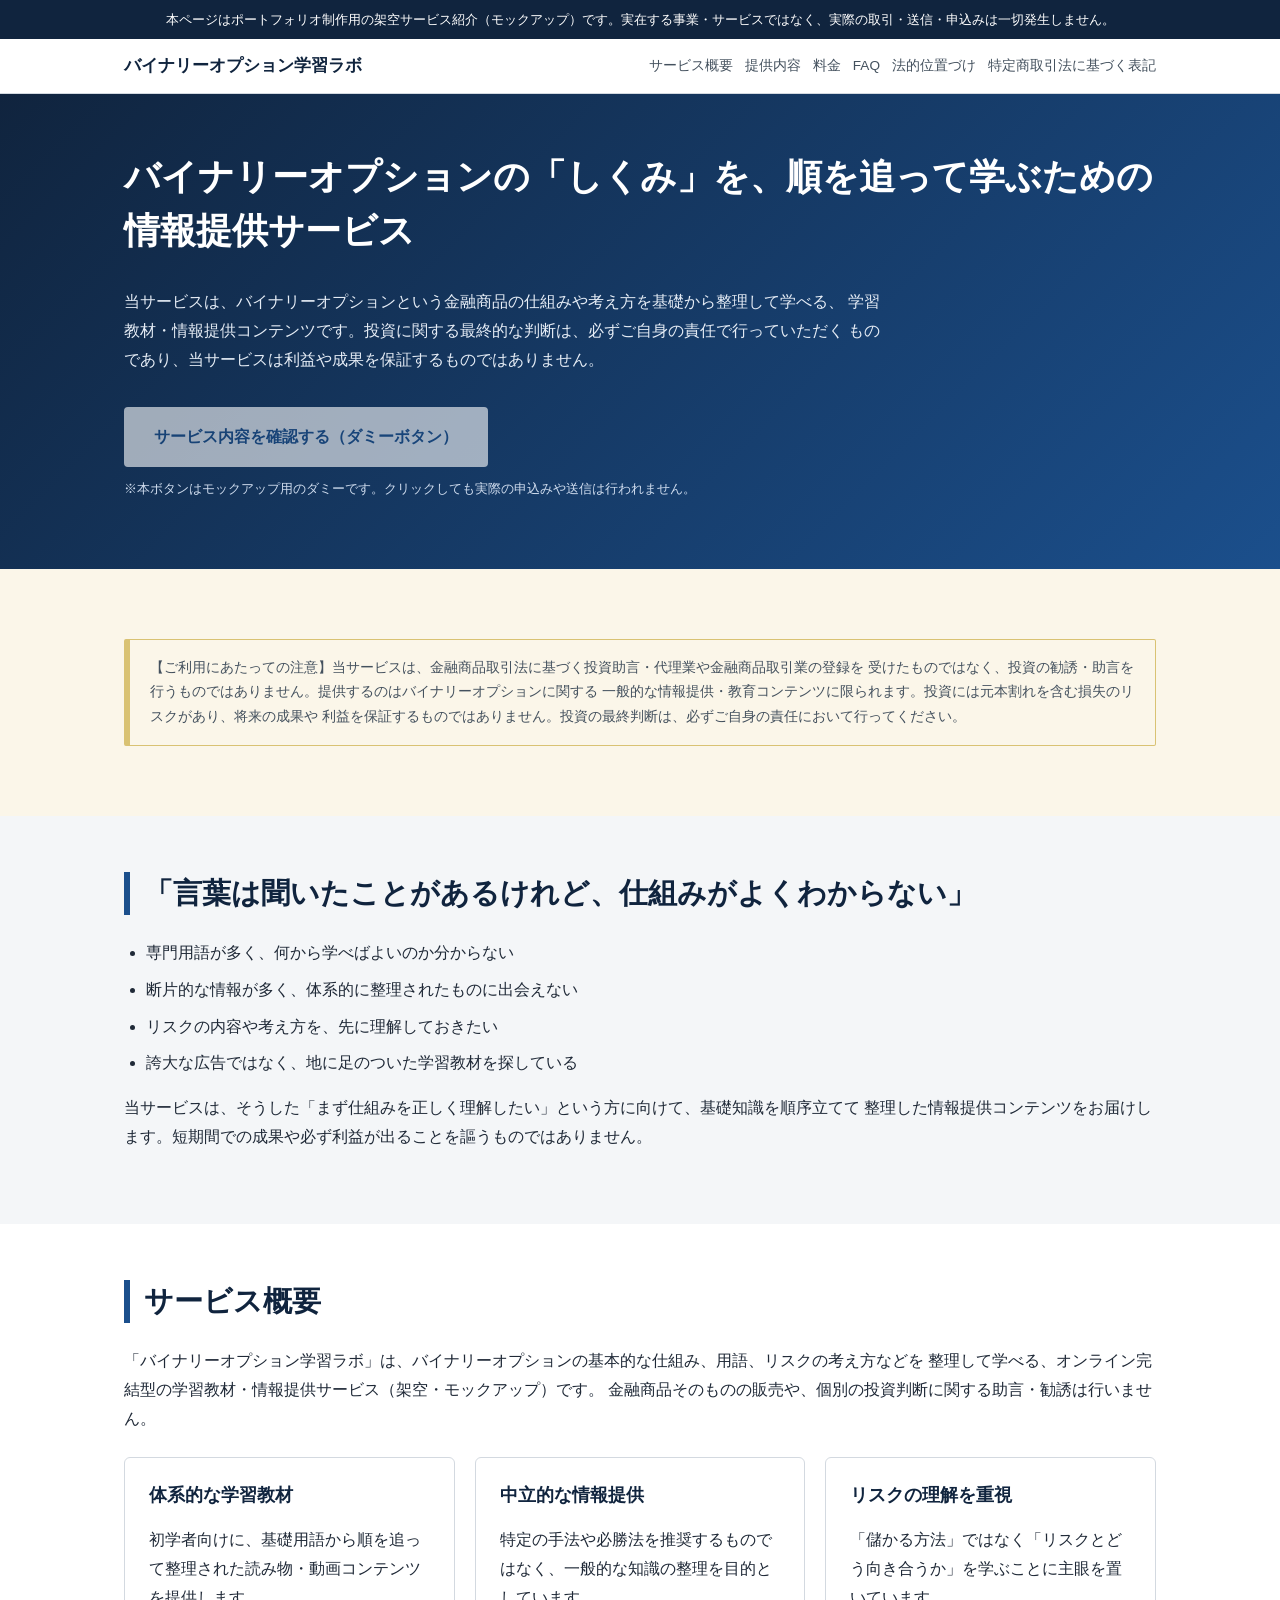
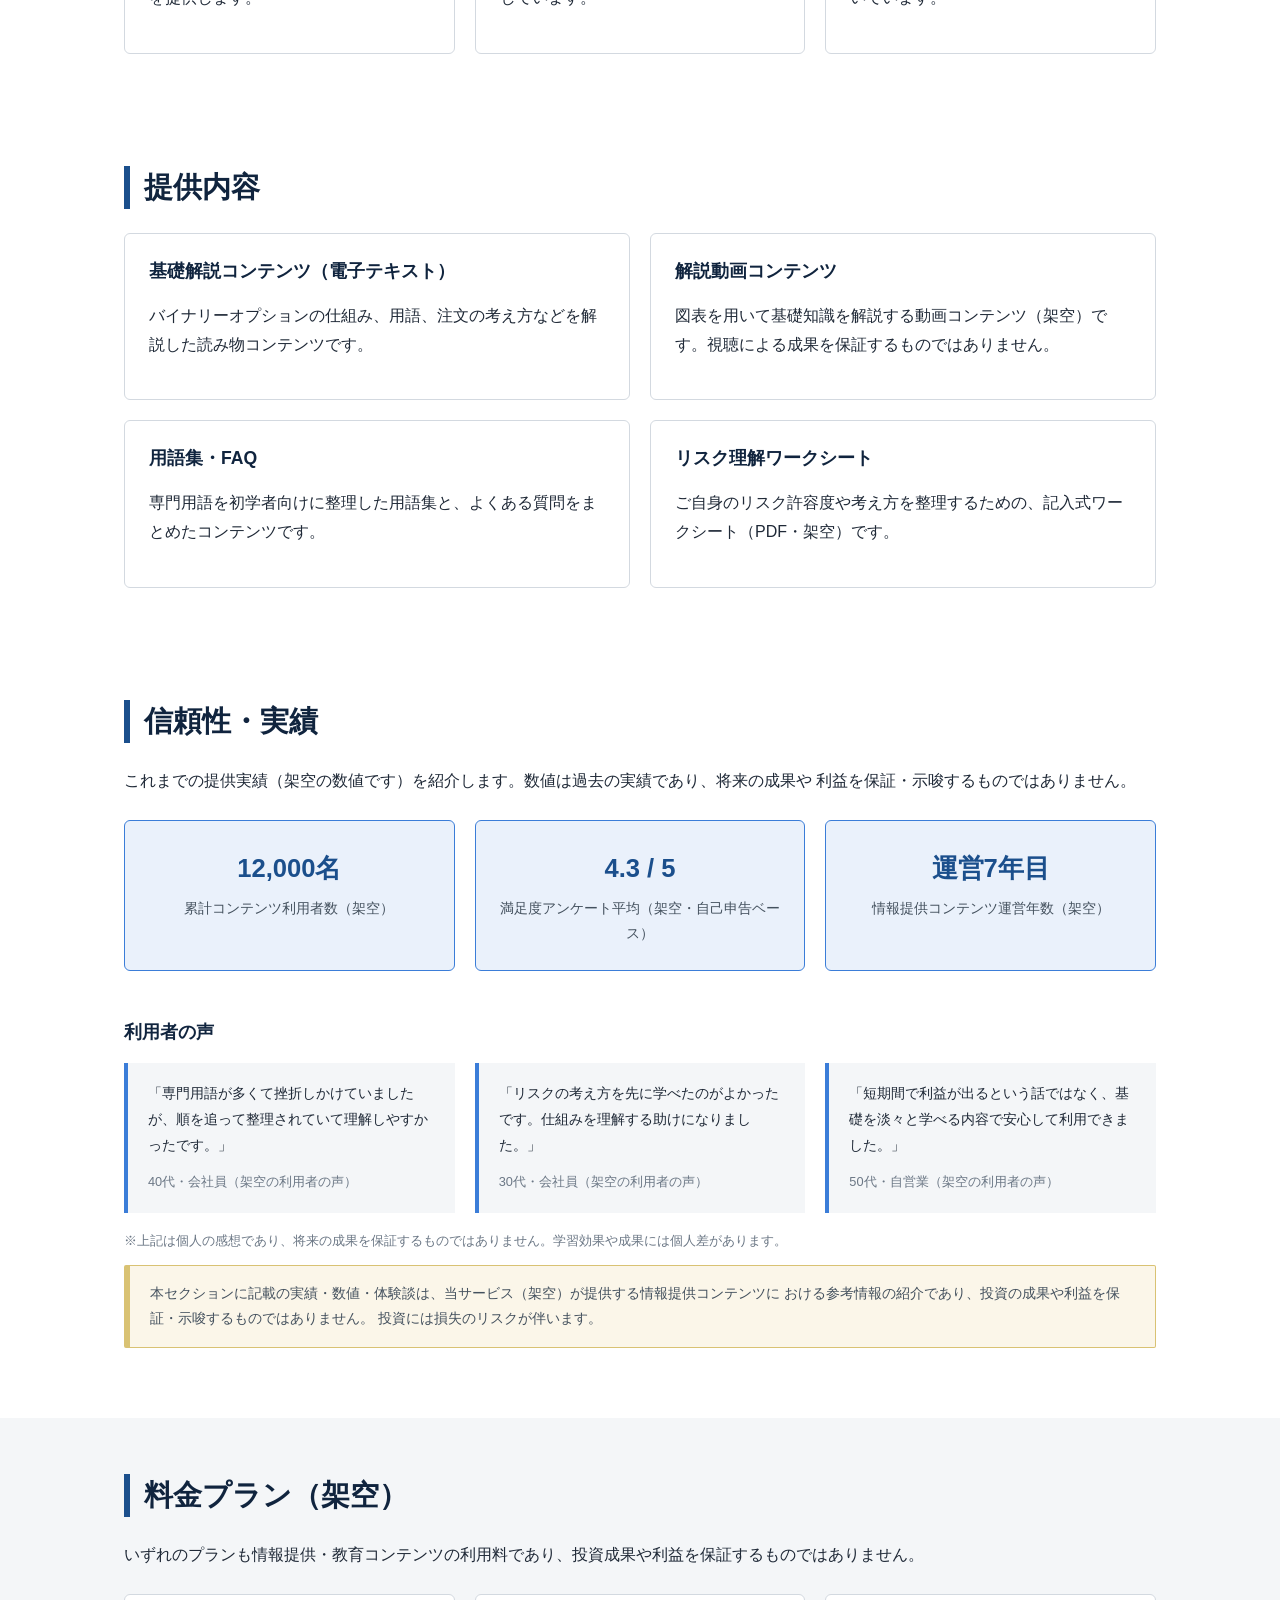
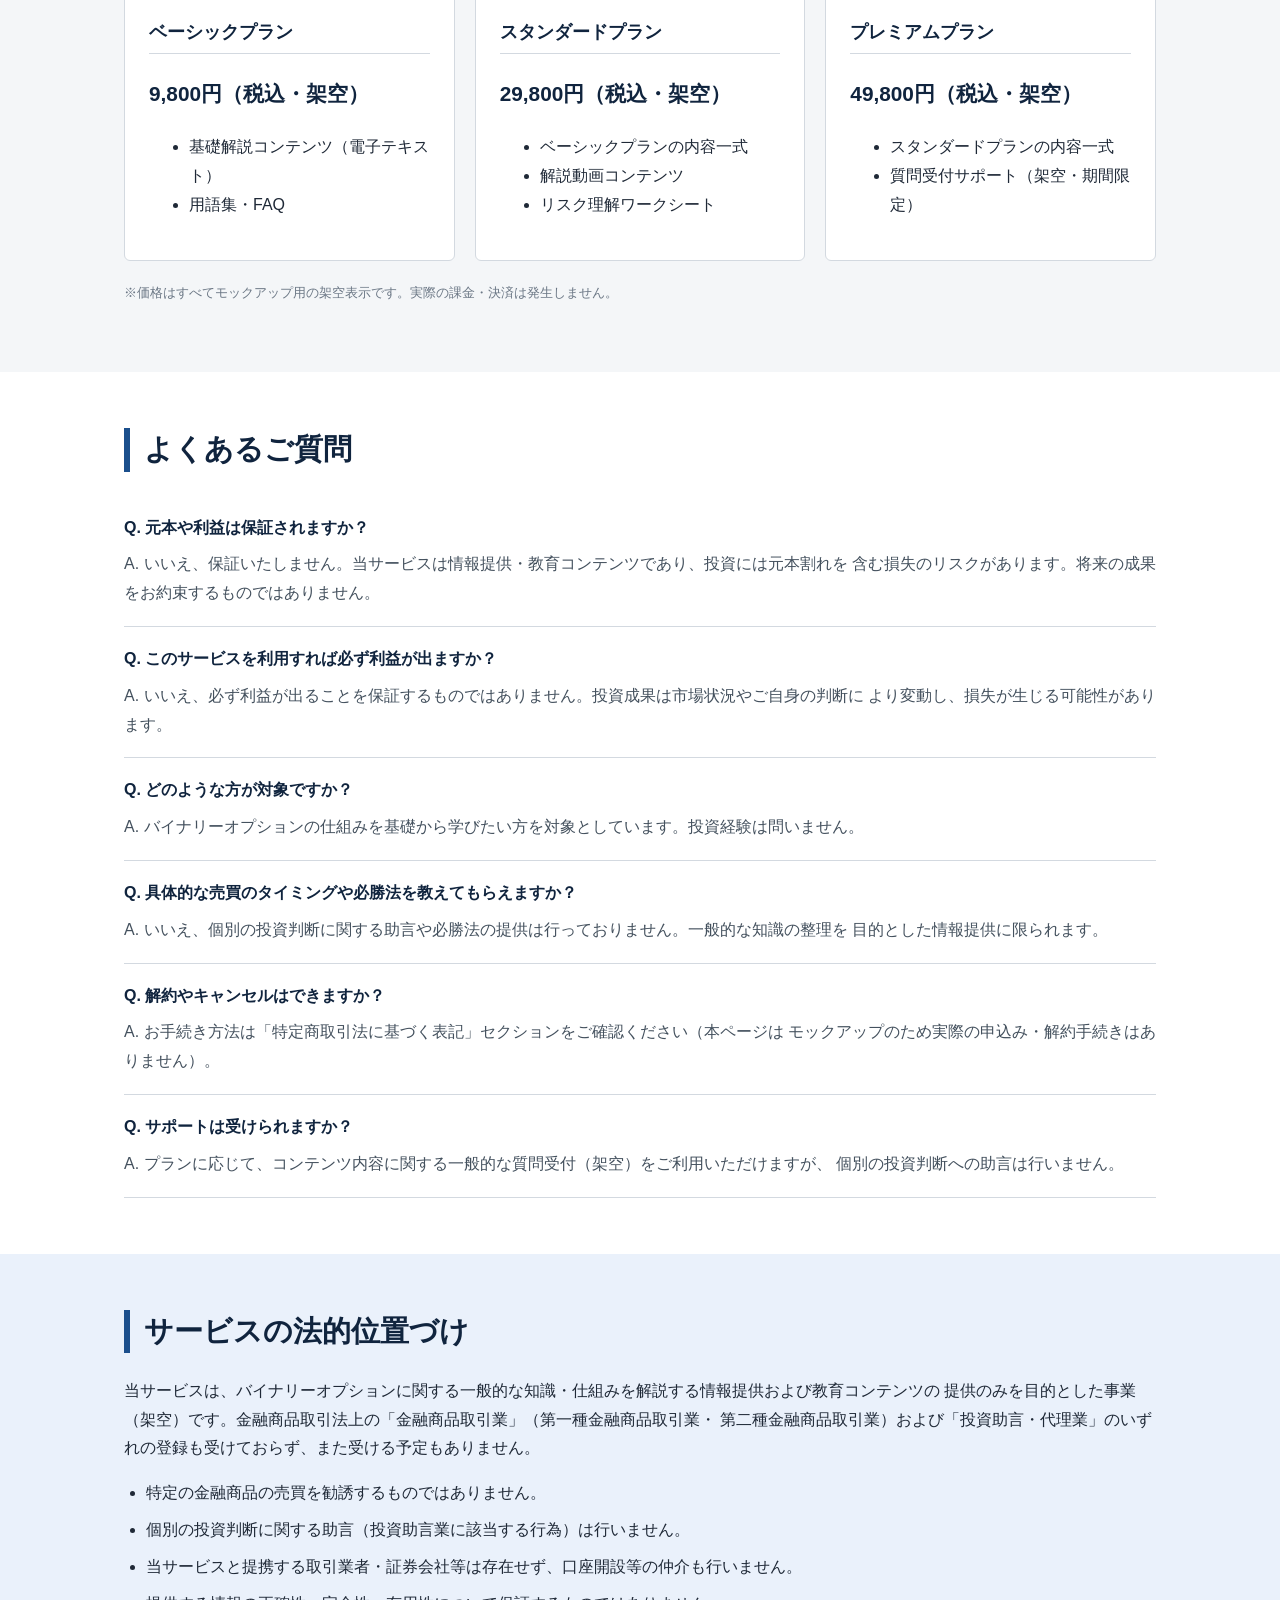
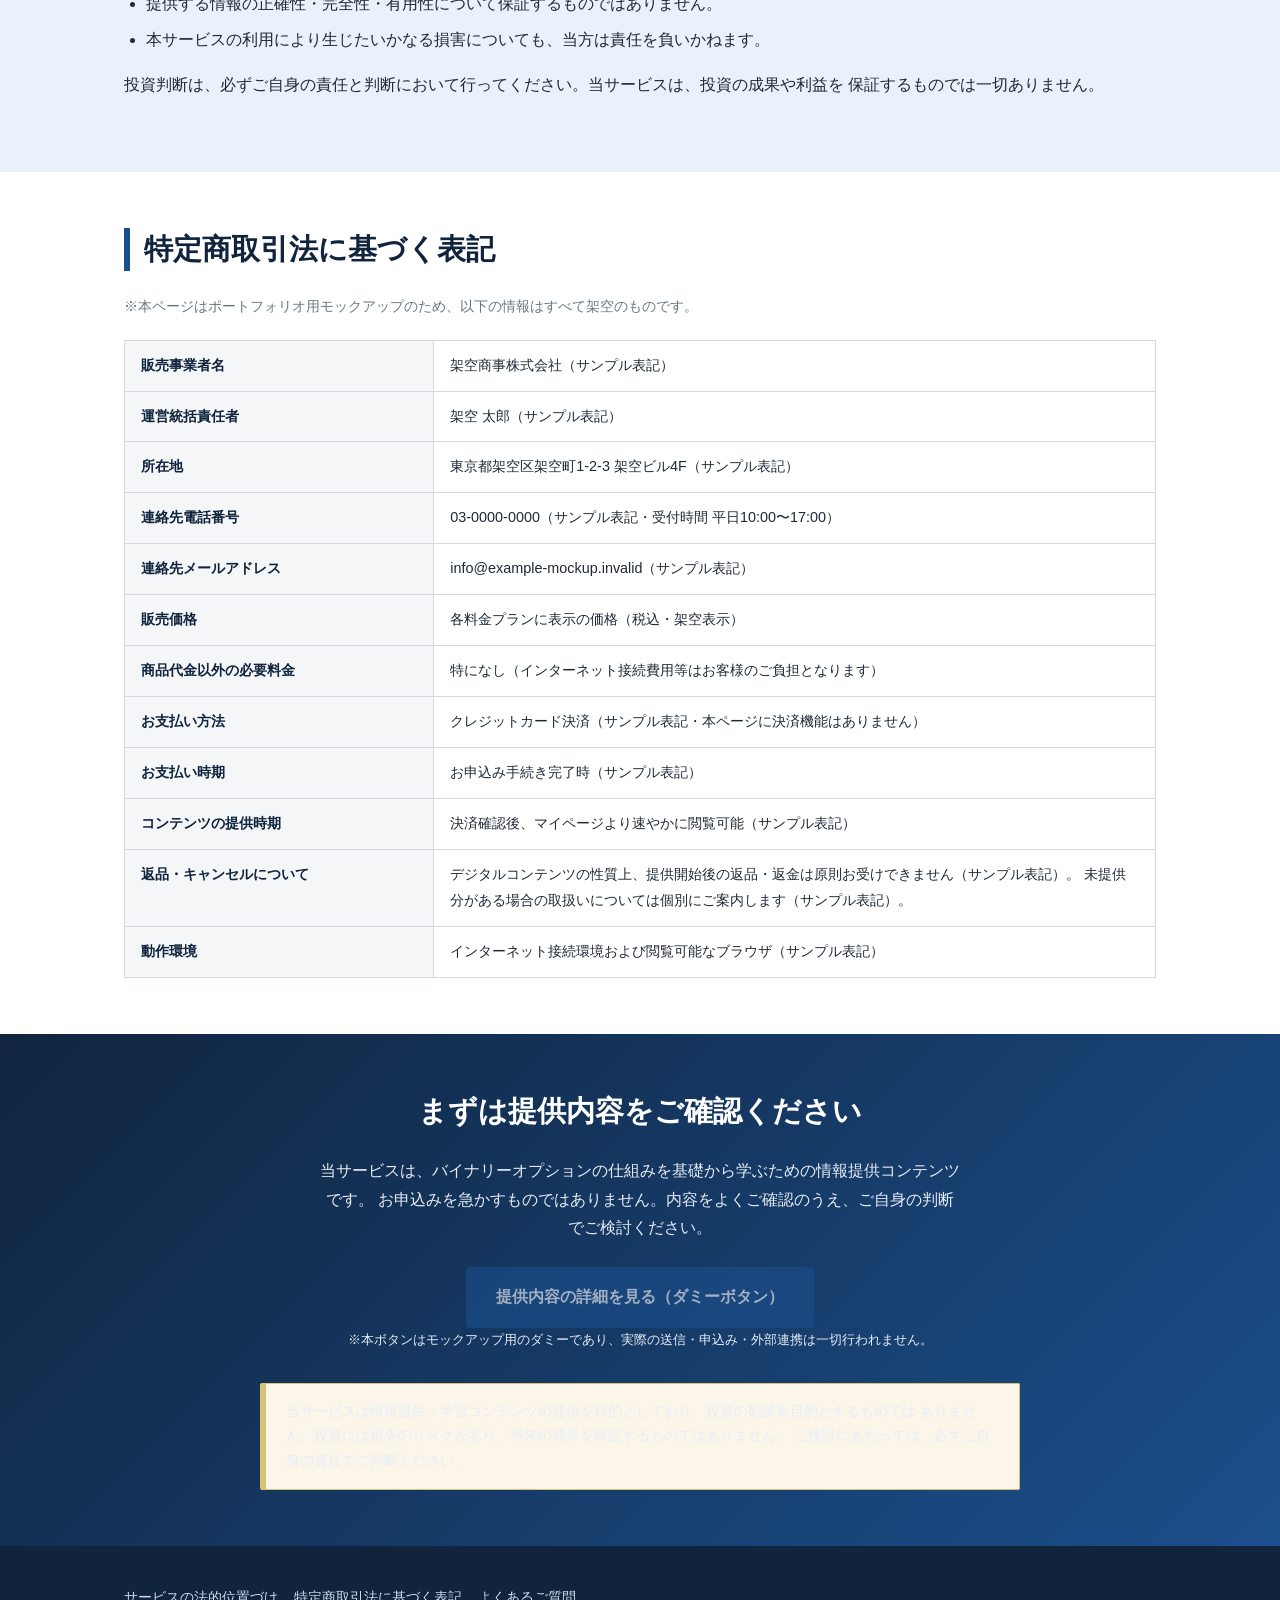
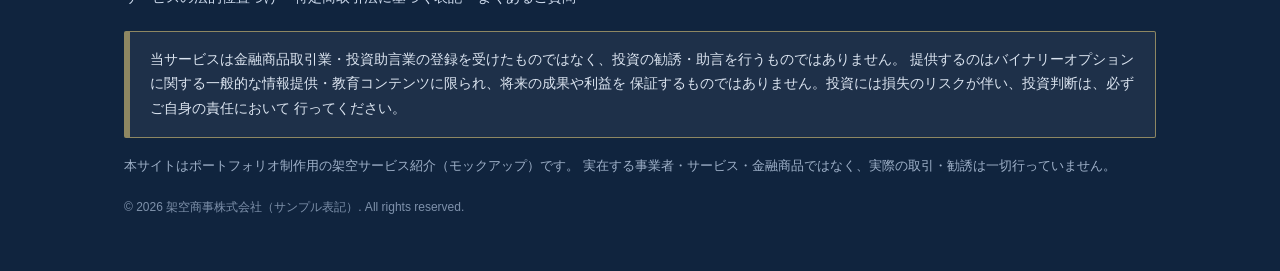
<file: output/binary-option-lp/index.html>
<!DOCTYPE html>
<html lang="ja">
<head>
<meta charset="UTF-8">
<meta name="viewport" content="width=device-width, initial-scale=1.0">
<meta name="robots" content="noindex, nofollow">
<title>バイナリーオプション学習ラボ｜投資の『しくみ』を学ぶための情報提供サービス（ポートフォリオ用モックアップ）</title>
<meta name="description" content="バイナリーオプションの基礎知識を体系的に学べる情報提供・教育コンテンツサービスのご紹介ページです。本サイトはポートフォリオ制作用の架空サービス紹介であり、実在する事業・金融商品ではありません。">
<link rel="stylesheet" href="static/css/style.css">
</head>
<body>

<!--
  本サイトは架空の投資教材・情報提供サービスを紹介するポートフォリオ用モックアップです。
  実在する事業者・サービス・金融商品ではありません。実データの送信やフォーム機能は一切持ちません。
-->

<div class="mockup-banner" role="note">
  本ページはポートフォリオ制作用の架空サービス紹介（モックアップ）です。実在する事業・サービスではなく、実際の取引・送信・申込みは一切発生しません。
</div>

<header class="site-header">
  <div class="inner">
    <p class="brand">バイナリーオプション学習ラボ</p>
    <nav class="site-nav" aria-label="ページ内リンク">
      <a href="#overview">サービス概要</a>
      <a href="#contents">提供内容</a>
      <a href="#pricing">料金</a>
      <a href="#faq">FAQ</a>
      <a href="#legal-position">法的位置づけ</a>
      <a href="#tokushoho">特定商取引法に基づく表記</a>
    </nav>
  </div>
</header>

<main>

<!-- 1. ヒーローセクション -->
<section id="hero" class="section hero">
  <div class="inner">
    <h1>バイナリーオプションの「しくみ」を、順を追って学ぶための情報提供サービス</h1>
    <p class="hero-lead">
      当サービスは、バイナリーオプションという金融商品の仕組みや考え方を基礎から整理して学べる、
      学習教材・情報提供コンテンツです。投資に関する最終的な判断は、必ずご自身の責任で行っていただく
      ものであり、当サービスは利益や成果を保証するものではありません。
    </p>
    <div class="hero-cta">
      <a href="#" class="btn btn-primary btn-disabled" aria-disabled="true" tabindex="-1">
        サービス内容を確認する（ダミーボタン）
      </a>
      <p class="hero-note">※本ボタンはモックアップ用のダミーです。クリックしても実際の申込みや送信は行われません。</p>
    </div>
  </div>
</section>

<!-- 2. 法的注意書き（簡潔版） 分散設置 1/4：FV（ヒーロー）直下 -->
<section id="legal-notice-top" class="section legal-notice-section" aria-label="法的注意書き（簡潔版）">
  <div class="inner">
    <p id="legal-notice-1" class="legal-notice-brief">
      【ご利用にあたっての注意】当サービスは、金融商品取引法に基づく投資助言・代理業や金融商品取引業の登録を
      受けたものではなく、投資の勧誘・助言を行うものではありません。提供するのはバイナリーオプションに関する
      一般的な情報提供・教育コンテンツに限られます。投資には元本割れを含む損失のリスクがあり、将来の成果や
      利益を保証するものではありません。投資の最終判断は、必ずご自身の責任において行ってください。
    </p>
  </div>
</section>

<!-- 3. 課題提起・共感セクション -->
<section id="empathy" class="section empathy">
  <div class="inner">
    <h2>「言葉は聞いたことがあるけれど、仕組みがよくわからない」</h2>
    <ul class="empathy-list">
      <li>専門用語が多く、何から学べばよいのか分からない</li>
      <li>断片的な情報が多く、体系的に整理されたものに出会えない</li>
      <li>リスクの内容や考え方を、先に理解しておきたい</li>
      <li>誇大な広告ではなく、地に足のついた学習教材を探している</li>
    </ul>
    <p class="empathy-lead">
      当サービスは、そうした「まず仕組みを正しく理解したい」という方に向けて、基礎知識を順序立てて
      整理した情報提供コンテンツをお届けします。短期間での成果や必ず利益が出ることを謳うものではありません。
    </p>
  </div>
</section>

<!-- 4. サービス概要セクション -->
<section id="overview" class="section overview">
  <div class="inner">
    <h2>サービス概要</h2>
    <p>
      「バイナリーオプション学習ラボ」は、バイナリーオプションの基本的な仕組み、用語、リスクの考え方などを
      整理して学べる、オンライン完結型の学習教材・情報提供サービス（架空・モックアップ）です。
      金融商品そのものの販売や、個別の投資判断に関する助言・勧誘は行いません。
    </p>
    <div class="overview-grid">
      <div class="overview-card">
        <h3>体系的な学習教材</h3>
        <p>初学者向けに、基礎用語から順を追って整理された読み物・動画コンテンツを提供します。</p>
      </div>
      <div class="overview-card">
        <h3>中立的な情報提供</h3>
        <p>特定の手法や必勝法を推奨するものではなく、一般的な知識の整理を目的としています。</p>
      </div>
      <div class="overview-card">
        <h3>リスクの理解を重視</h3>
        <p>「儲かる方法」ではなく「リスクとどう向き合うか」を学ぶことに主眼を置いています。</p>
      </div>
    </div>
  </div>
</section>

<!-- 5. 提供内容セクション -->
<section id="contents" class="section contents">
  <div class="inner">
    <h2>提供内容</h2>
    <div class="contents-grid">
      <div class="content-card">
        <h3>基礎解説コンテンツ（電子テキスト）</h3>
        <p>バイナリーオプションの仕組み、用語、注文の考え方などを解説した読み物コンテンツです。</p>
      </div>
      <div class="content-card">
        <h3>解説動画コンテンツ</h3>
        <p>図表を用いて基礎知識を解説する動画コンテンツ（架空）です。視聴による成果を保証するものではありません。</p>
      </div>
      <div class="content-card">
        <h3>用語集・FAQ</h3>
        <p>専門用語を初学者向けに整理した用語集と、よくある質問をまとめたコンテンツです。</p>
      </div>
      <div class="content-card">
        <h3>リスク理解ワークシート</h3>
        <p>ご自身のリスク許容度や考え方を整理するための、記入式ワークシート（PDF・架空）です。</p>
      </div>
    </div>
  </div>
</section>

<!-- 6. 信頼性・実績セクション（利用者の声を含む） -->
<section id="results" class="section results">
  <div class="inner">
    <h2>信頼性・実績</h2>
    <p class="results-lead">
      これまでの提供実績（架空の数値です）を紹介します。数値は過去の実績であり、将来の成果や
      利益を保証・示唆するものではありません。
    </p>
    <div class="stats-grid">
      <div class="stat-card">
        <p class="stat-number">12,000名</p>
        <p class="stat-label">累計コンテンツ利用者数（架空）</p>
      </div>
      <div class="stat-card">
        <p class="stat-number">4.3 / 5</p>
        <p class="stat-label">満足度アンケート平均（架空・自己申告ベース）</p>
      </div>
      <div class="stat-card">
        <p class="stat-number">運営7年目</p>
        <p class="stat-label">情報提供コンテンツ運営年数（架空）</p>
      </div>
    </div>

    <h3 class="testimonial-heading">利用者の声</h3>
    <div class="testimonial-grid">
      <blockquote class="testimonial">
        <p>「専門用語が多くて挫折しかけていましたが、順を追って整理されていて理解しやすかったです。」</p>
        <cite>40代・会社員（架空の利用者の声）</cite>
      </blockquote>
      <blockquote class="testimonial">
        <p>「リスクの考え方を先に学べたのがよかったです。仕組みを理解する助けになりました。」</p>
        <cite>30代・会社員（架空の利用者の声）</cite>
      </blockquote>
      <blockquote class="testimonial">
        <p>「短期間で利益が出るという話ではなく、基礎を淡々と学べる内容で安心して利用できました。」</p>
        <cite>50代・自営業（架空の利用者の声）</cite>
      </blockquote>
    </div>
    <p class="testimonial-disclaimer">
      ※上記は個人の感想であり、将来の成果を保証するものではありません。学習効果や成果には個人差があります。
    </p>

    <!-- 法的注意書き（簡潔版） 分散設置 2/4：実績セクション近く -->
    <p id="legal-notice-2" class="legal-notice-brief">
      本セクションに記載の実績・数値・体験談は、当サービス（架空）が提供する情報提供コンテンツに
      おける参考情報の紹介であり、投資の成果や利益を保証・示唆するものではありません。
      投資には損失のリスクが伴います。
    </p>
  </div>
</section>

<!-- 7. 料金セクション -->
<section id="pricing" class="section pricing">
  <div class="inner">
    <h2>料金プラン（架空）</h2>
    <p class="pricing-lead">
      いずれのプランも情報提供・教育コンテンツの利用料であり、投資成果や利益を保証するものではありません。
    </p>
    <div class="pricing-grid">
      <div class="pricing-card">
        <h3>ベーシックプラン</h3>
        <p class="price">9,800円（税込・架空）</p>
        <ul>
          <li>基礎解説コンテンツ（電子テキスト）</li>
          <li>用語集・FAQ</li>
        </ul>
      </div>
      <div class="pricing-card">
        <h3>スタンダードプラン</h3>
        <p class="price">29,800円（税込・架空）</p>
        <ul>
          <li>ベーシックプランの内容一式</li>
          <li>解説動画コンテンツ</li>
          <li>リスク理解ワークシート</li>
        </ul>
      </div>
      <div class="pricing-card">
        <h3>プレミアムプラン</h3>
        <p class="price">49,800円（税込・架空）</p>
        <ul>
          <li>スタンダードプランの内容一式</li>
          <li>質問受付サポート（架空・期間限定）</li>
        </ul>
      </div>
    </div>
    <p class="pricing-note">
      ※価格はすべてモックアップ用の架空表示です。実際の課金・決済は発生しません。
    </p>
  </div>
</section>

<!-- 8. FAQセクション -->
<section id="faq" class="section faq">
  <div class="inner">
    <h2>よくあるご質問</h2>
    <dl class="faq-list">
      <div class="faq-item">
        <dt>Q. 元本や利益は保証されますか？</dt>
        <dd>A. いいえ、保証いたしません。当サービスは情報提供・教育コンテンツであり、投資には元本割れを
          含む損失のリスクがあります。将来の成果をお約束するものではありません。</dd>
      </div>
      <div class="faq-item">
        <dt>Q. このサービスを利用すれば必ず利益が出ますか？</dt>
        <dd>A. いいえ、必ず利益が出ることを保証するものではありません。投資成果は市場状況やご自身の判断に
          より変動し、損失が生じる可能性があります。</dd>
      </div>
      <div class="faq-item">
        <dt>Q. どのような方が対象ですか？</dt>
        <dd>A. バイナリーオプションの仕組みを基礎から学びたい方を対象としています。投資経験は問いません。</dd>
      </div>
      <div class="faq-item">
        <dt>Q. 具体的な売買のタイミングや必勝法を教えてもらえますか？</dt>
        <dd>A. いいえ、個別の投資判断に関する助言や必勝法の提供は行っておりません。一般的な知識の整理を
          目的とした情報提供に限られます。</dd>
      </div>
      <div class="faq-item">
        <dt>Q. 解約やキャンセルはできますか？</dt>
        <dd>A. お手続き方法は「特定商取引法に基づく表記」セクションをご確認ください（本ページは
          モックアップのため実際の申込み・解約手続きはありません）。</dd>
      </div>
      <div class="faq-item">
        <dt>Q. サポートは受けられますか？</dt>
        <dd>A. プランに応じて、コンテンツ内容に関する一般的な質問受付（架空）をご利用いただけますが、
          個別の投資判断への助言は行いません。</dd>
      </div>
    </dl>
  </div>
</section>

<!-- 9. サービスの法的位置づけセクション（独立セクション） -->
<section id="legal-position" class="section legal-position">
  <div class="inner">
    <h2>サービスの法的位置づけ</h2>
    <p>
      当サービスは、バイナリーオプションに関する一般的な知識・仕組みを解説する情報提供および教育コンテンツの
      提供のみを目的とした事業（架空）です。金融商品取引法上の「金融商品取引業」（第一種金融商品取引業・
      第二種金融商品取引業）および「投資助言・代理業」のいずれの登録も受けておらず、また受ける予定もありません。
    </p>
    <ul class="legal-position-list">
      <li>特定の金融商品の売買を勧誘するものではありません。</li>
      <li>個別の投資判断に関する助言（投資助言業に該当する行為）は行いません。</li>
      <li>当サービスと提携する取引業者・証券会社等は存在せず、口座開設等の仲介も行いません。</li>
      <li>提供する情報の正確性・完全性・有用性について保証するものではありません。</li>
      <li>本サービスの利用により生じたいかなる損害についても、当方は責任を負いかねます。</li>
    </ul>
    <p>
      投資判断は、必ずご自身の責任と判断において行ってください。当サービスは、投資の成果や利益を
      保証するものでは一切ありません。
    </p>
  </div>
</section>

<!-- 10. 特定商取引法に基づく表記セクション（独立セクション） -->
<section id="tokushoho" class="section tokushoho">
  <div class="inner">
    <h2>特定商取引法に基づく表記</h2>
    <p class="tokushoho-note">※本ページはポートフォリオ用モックアップのため、以下の情報はすべて架空のものです。</p>
    <table class="tokushoho-table">
      <tbody>
        <tr>
          <th>販売事業者名</th>
          <td>架空商事株式会社（サンプル表記）</td>
        </tr>
        <tr>
          <th>運営統括責任者</th>
          <td>架空 太郎（サンプル表記）</td>
        </tr>
        <tr>
          <th>所在地</th>
          <td>東京都架空区架空町1-2-3 架空ビル4F（サンプル表記）</td>
        </tr>
        <tr>
          <th>連絡先電話番号</th>
          <td>03-0000-0000（サンプル表記・受付時間 平日10:00〜17:00）</td>
        </tr>
        <tr>
          <th>連絡先メールアドレス</th>
          <td>info@example-mockup.invalid（サンプル表記）</td>
        </tr>
        <tr>
          <th>販売価格</th>
          <td>各料金プランに表示の価格（税込・架空表示）</td>
        </tr>
        <tr>
          <th>商品代金以外の必要料金</th>
          <td>特になし（インターネット接続費用等はお客様のご負担となります）</td>
        </tr>
        <tr>
          <th>お支払い方法</th>
          <td>クレジットカード決済（サンプル表記・本ページに決済機能はありません）</td>
        </tr>
        <tr>
          <th>お支払い時期</th>
          <td>お申込み手続き完了時（サンプル表記）</td>
        </tr>
        <tr>
          <th>コンテンツの提供時期</th>
          <td>決済確認後、マイページより速やかに閲覧可能（サンプル表記）</td>
        </tr>
        <tr>
          <th>返品・キャンセルについて</th>
          <td>デジタルコンテンツの性質上、提供開始後の返品・返金は原則お受けできません（サンプル表記）。
            未提供分がある場合の取扱いについては個別にご案内します（サンプル表記）。</td>
        </tr>
        <tr>
          <th>動作環境</th>
          <td>インターネット接続環境および閲覧可能なブラウザ（サンプル表記）</td>
        </tr>
      </tbody>
    </table>
  </div>
</section>

<!-- 11. CTAセクション -->
<section id="cta" class="section cta">
  <div class="inner">
    <h2>まずは提供内容をご確認ください</h2>
    <p>
      当サービスは、バイナリーオプションの仕組みを基礎から学ぶための情報提供コンテンツです。
      お申込みを急かすものではありません。内容をよくご確認のうえ、ご自身の判断でご検討ください。
    </p>
    <a href="#" class="btn btn-primary btn-disabled" aria-disabled="true" tabindex="-1">
      提供内容の詳細を見る（ダミーボタン）
    </a>
    <p class="cta-note">※本ボタンはモックアップ用のダミーであり、実際の送信・申込み・外部連携は一切行われません。</p>

    <!-- 法的注意書き（簡潔版） 分散設置 3/4：CTA近傍 -->
    <p id="legal-notice-3" class="legal-notice-brief">
      当サービスは情報提供・学習コンテンツの提供を目的としており、投資の勧誘を目的とするものでは
      ありません。投資には損失のリスクがあり、将来の成果を保証するものではありません。
      ご検討にあたっては、必ずご自身の責任でご判断ください。
    </p>
  </div>
</section>

</main>

<!-- 12. フッター -->
<footer id="footer" class="site-footer">
  <div class="inner">
    <nav class="footer-nav" aria-label="フッターリンク">
      <a href="#legal-position">サービスの法的位置づけ</a>
      <a href="#tokushoho">特定商取引法に基づく表記</a>
      <a href="#faq">よくあるご質問</a>
    </nav>

    <!-- 法的注意書き（簡潔版） 分散設置 4/4：フッター -->
    <p id="legal-notice-4" class="legal-notice-brief">
      当サービスは金融商品取引業・投資助言業の登録を受けたものではなく、投資の勧誘・助言を行うものではありません。
      提供するのはバイナリーオプションに関する一般的な情報提供・教育コンテンツに限られ、将来の成果や利益を
      保証するものではありません。投資には損失のリスクが伴い、投資判断は、必ずご自身の責任において
      行ってください。
    </p>

    <p class="footer-mockup-note">
      本サイトはポートフォリオ制作用の架空サービス紹介（モックアップ）です。
      実在する事業者・サービス・金融商品ではなく、実際の取引・勧誘は一切行っていません。
    </p>

    <p class="copyright">&copy; 2026 架空商事株式会社（サンプル表記）. All rights reserved.</p>
  </div>
</footer>

</body>
</html>
</file>
<file: output/binary-option-lp/static/css/style.css>
/* ==========================================================================
   バイナリーオプション学習ラボ（ポートフォリオ用モックアップLP）
   配色：紺・青・グレー系、清潔感重視。装飾は最小限。
   ========================================================================== */

:root {
  --color-navy: #10243e;
  --color-blue: #1b4f8c;
  --color-blue-light: #3b7dd8;
  --color-blue-pale: #eaf1fb;
  --color-gray-900: #1f2937;
  --color-gray-700: #44515e;
  --color-gray-500: #6b7785;
  --color-gray-300: #d3d9e0;
  --color-gray-100: #f4f6f8;
  --color-white: #ffffff;
  --color-caution-bg: #fbf6e9;
  --color-caution-border: #d9c273;
  --font-base: "Hiragino Kaku Gothic ProN", "Hiragino Sans", "Yu Gothic",
    "Segoe UI", Meiryo, sans-serif;
  --max-width: 1080px;
}

* {
  box-sizing: border-box;
}

html {
  scroll-behavior: smooth;
}

body {
  margin: 0;
  padding: 0;
  font-family: var(--font-base);
  color: var(--color-gray-900);
  background-color: var(--color-white);
  line-height: 1.8;
  font-size: 16px;
  -webkit-text-size-adjust: 100%;
  overflow-x: hidden;
}

img {
  max-width: 100%;
  display: block;
}

a {
  color: var(--color-blue);
}

.inner {
  max-width: var(--max-width);
  margin: 0 auto;
  padding: 0 24px;
}

h1, h2, h3 {
  color: var(--color-navy);
  line-height: 1.5;
  margin-top: 0;
}

h1 {
  font-size: clamp(1.5rem, 4vw, 2.25rem);
}

h2 {
  font-size: clamp(1.3rem, 3vw, 1.8rem);
  border-left: 6px solid var(--color-blue);
  padding-left: 14px;
  margin-bottom: 24px;
}

h3 {
  font-size: 1.1rem;
}

section.section {
  padding: 56px 0;
}

/* ---------- モックアップ告知バナー ---------- */
.mockup-banner {
  background-color: var(--color-navy);
  color: var(--color-white);
  text-align: center;
  font-size: 0.8rem;
  padding: 8px 16px;
}

/* ---------- ヘッダー ---------- */
.site-header {
  background-color: var(--color-white);
  border-bottom: 1px solid var(--color-gray-300);
  position: sticky;
  top: 0;
  z-index: 10;
}

.site-header .inner {
  display: flex;
  flex-wrap: wrap;
  align-items: center;
  justify-content: space-between;
  padding-top: 12px;
  padding-bottom: 12px;
  gap: 8px;
}

.brand {
  font-weight: bold;
  color: var(--color-navy);
  margin: 0;
  font-size: 1.05rem;
}

.site-nav {
  display: flex;
  flex-wrap: wrap;
  gap: 12px;
}

.site-nav a,
.footer-nav a {
  color: var(--color-gray-700);
  text-decoration: none;
  font-size: 0.85rem;
}

.site-nav a:hover,
.footer-nav a:hover {
  color: var(--color-blue);
  text-decoration: underline;
}

/* ---------- ヒーロー ---------- */
.hero {
  background: linear-gradient(135deg, var(--color-navy), var(--color-blue));
  color: var(--color-white);
  padding: 72px 0;
}

.hero h1 {
  color: var(--color-white);
}

.hero-lead {
  max-width: 760px;
  font-size: 1rem;
  color: #e6edf6;
}

.hero-cta {
  margin-top: 32px;
}

.hero-note {
  font-size: 0.8rem;
  color: #cfdcee;
  margin-top: 10px;
}

/* ---------- ボタン（ダミー・非活性） ---------- */
.btn {
  display: inline-block;
  padding: 14px 28px;
  border-radius: 4px;
  text-decoration: none;
  font-weight: bold;
  font-size: 1rem;
}

.btn-primary {
  background-color: var(--color-white);
  color: var(--color-blue);
  border: 2px solid var(--color-white);
}

.btn-disabled {
  opacity: 0.6;
  cursor: not-allowed;
  pointer-events: none;
}

.cta .btn-primary {
  background-color: var(--color-blue);
  color: var(--color-white);
  border: 2px solid var(--color-blue);
}

/* ---------- 法的注意書き（簡潔版） ---------- */
.legal-notice-section {
  background-color: var(--color-caution-bg);
  padding: 32px 0;
}

.legal-notice-brief {
  background-color: var(--color-caution-bg);
  border: 1px solid var(--color-caution-border);
  border-left: 6px solid var(--color-caution-border);
  padding: 16px 20px;
  font-size: 0.85rem;
  color: var(--color-gray-700);
  border-radius: 2px;
}

/* ---------- 課題提起・共感 ---------- */
.empathy {
  background-color: var(--color-gray-100);
}

.empathy-list {
  padding-left: 1.4em;
}

.empathy-list li {
  margin-bottom: 8px;
}

/* ---------- カード共通グリッド ---------- */
.overview-grid,
.contents-grid,
.stats-grid,
.pricing-grid {
  display: grid;
  grid-template-columns: repeat(3, 1fr);
  gap: 20px;
  margin-top: 24px;
}

.contents-grid {
  grid-template-columns: repeat(2, 1fr);
}

.overview-card,
.content-card,
.stat-card,
.pricing-card {
  background-color: var(--color-white);
  border: 1px solid var(--color-gray-300);
  border-radius: 6px;
  padding: 24px;
}

.stat-card {
  text-align: center;
  background-color: var(--color-blue-pale);
  border-color: var(--color-blue-light);
}

.stat-number {
  font-size: 1.6rem;
  font-weight: bold;
  color: var(--color-blue);
  margin: 0 0 6px;
}

.stat-label {
  font-size: 0.85rem;
  color: var(--color-gray-700);
  margin: 0;
}

/* ---------- 信頼性・実績 / 利用者の声 ---------- */
.results {
  background-color: var(--color-white);
}

.testimonial-heading {
  margin-top: 48px;
}

.testimonial-grid {
  display: grid;
  grid-template-columns: repeat(3, 1fr);
  gap: 20px;
  margin-top: 16px;
}

.testimonial {
  background-color: var(--color-gray-100);
  border-left: 4px solid var(--color-blue-light);
  margin: 0;
  padding: 18px 20px;
  font-size: 0.9rem;
}

.testimonial p {
  margin: 0 0 10px;
}

.testimonial cite {
  font-size: 0.8rem;
  color: var(--color-gray-500);
  font-style: normal;
}

.testimonial-disclaimer {
  font-size: 0.8rem;
  color: var(--color-gray-500);
  margin-top: 16px;
}

/* ---------- 料金 ---------- */
.pricing {
  background-color: var(--color-gray-100);
}

.pricing-card h3 {
  border-bottom: 1px solid var(--color-gray-300);
  padding-bottom: 8px;
}

.price {
  font-size: 1.3rem;
  font-weight: bold;
  color: var(--color-navy);
}

.pricing-note {
  font-size: 0.8rem;
  color: var(--color-gray-500);
  margin-top: 20px;
}

/* ---------- FAQ ---------- */
.faq-list {
  margin: 0;
}

.faq-item {
  border-bottom: 1px solid var(--color-gray-300);
  padding: 18px 0;
}

.faq-item dt {
  font-weight: bold;
  color: var(--color-navy);
  margin-bottom: 8px;
}

.faq-item dd {
  margin: 0;
  color: var(--color-gray-700);
}

/* ---------- 法的位置づけ ---------- */
.legal-position {
  background-color: var(--color-blue-pale);
}

.legal-position-list {
  padding-left: 1.4em;
}

.legal-position-list li {
  margin-bottom: 8px;
}

/* ---------- 特定商取引法に基づく表記 ---------- */
.tokushoho-note {
  font-size: 0.85rem;
  color: var(--color-gray-500);
  margin-bottom: 20px;
}

.tokushoho-table {
  width: 100%;
  border-collapse: collapse;
  font-size: 0.9rem;
}

.tokushoho-table th,
.tokushoho-table td {
  border: 1px solid var(--color-gray-300);
  padding: 12px 16px;
  text-align: left;
  vertical-align: top;
}

.tokushoho-table th {
  background-color: var(--color-gray-100);
  width: 30%;
  color: var(--color-navy);
  white-space: nowrap;
}

/* ---------- CTA ---------- */
.cta {
  background: linear-gradient(135deg, var(--color-navy), var(--color-blue));
  color: var(--color-white);
  text-align: center;
}

.cta h2 {
  color: var(--color-white);
  border-left: none;
  padding-left: 0;
}

.cta p {
  max-width: 640px;
  margin: 0 auto 24px;
  color: #e6edf6;
}

.cta-note {
  font-size: 0.8rem;
  color: #cfdcee;
  margin-top: 16px;
}

.cta .legal-notice-brief {
  text-align: left;
  max-width: 760px;
  margin: 32px auto 0;
}

/* ---------- フッター ---------- */
.site-footer {
  background-color: var(--color-navy);
  color: #cfdcee;
  padding: 40px 0;
}

.footer-nav {
  display: flex;
  flex-wrap: wrap;
  gap: 16px;
  margin-bottom: 20px;
}

.footer-nav a {
  color: #cfdcee;
}

.site-footer .legal-notice-brief {
  background-color: rgba(255, 255, 255, 0.06);
  border-color: rgba(217, 194, 115, 0.6);
  color: #dbe4f0;
}

.footer-mockup-note {
  font-size: 0.8rem;
  margin-top: 16px;
  color: #9fb1c9;
}

.copyright {
  font-size: 0.75rem;
  color: #7e91ab;
  margin-top: 20px;
}

/* ==========================================================================
   レスポンシブ対応（スマホ／タブレット）
   ========================================================================== */
@media (max-width: 900px) {
  .overview-grid,
  .contents-grid,
  .stats-grid,
  .pricing-grid,
  .testimonial-grid {
    grid-template-columns: repeat(2, 1fr);
  }
}

@media (max-width: 600px) {
  .inner {
    padding: 0 16px;
  }

  section.section {
    padding: 40px 0;
  }

  .site-header .inner {
    flex-direction: column;
    align-items: flex-start;
  }

  .site-nav {
    gap: 10px;
    font-size: 0.8rem;
  }

  .overview-grid,
  .contents-grid,
  .stats-grid,
  .pricing-grid,
  .testimonial-grid {
    grid-template-columns: 1fr;
  }

  .tokushoho-table,
  .tokushoho-table tbody,
  .tokushoho-table tr,
  .tokushoho-table th,
  .tokushoho-table td {
    display: block;
    width: 100%;
  }

  .tokushoho-table th {
    border-bottom: none;
  }

  .tokushoho-table td {
    border-top: none;
    margin-bottom: 8px;
  }

  .btn {
    width: 100%;
    text-align: center;
  }
}
</file>
